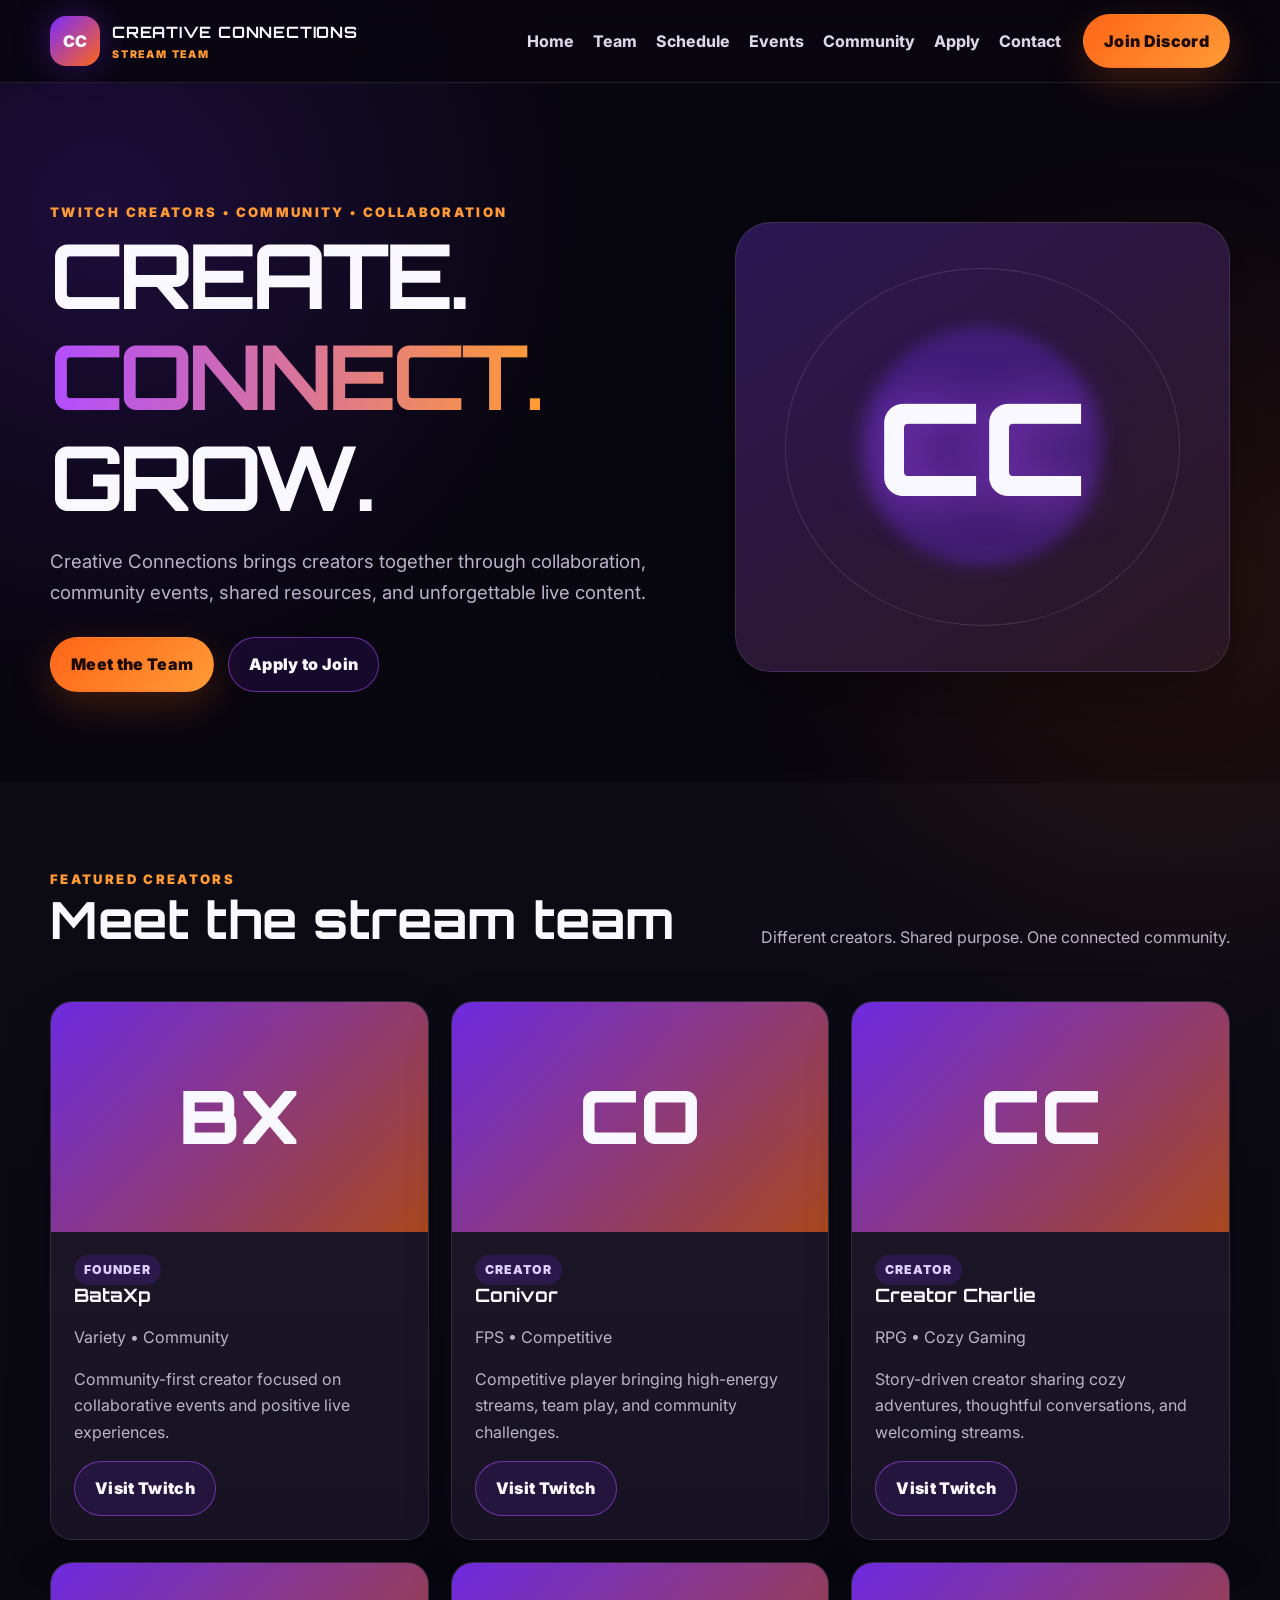
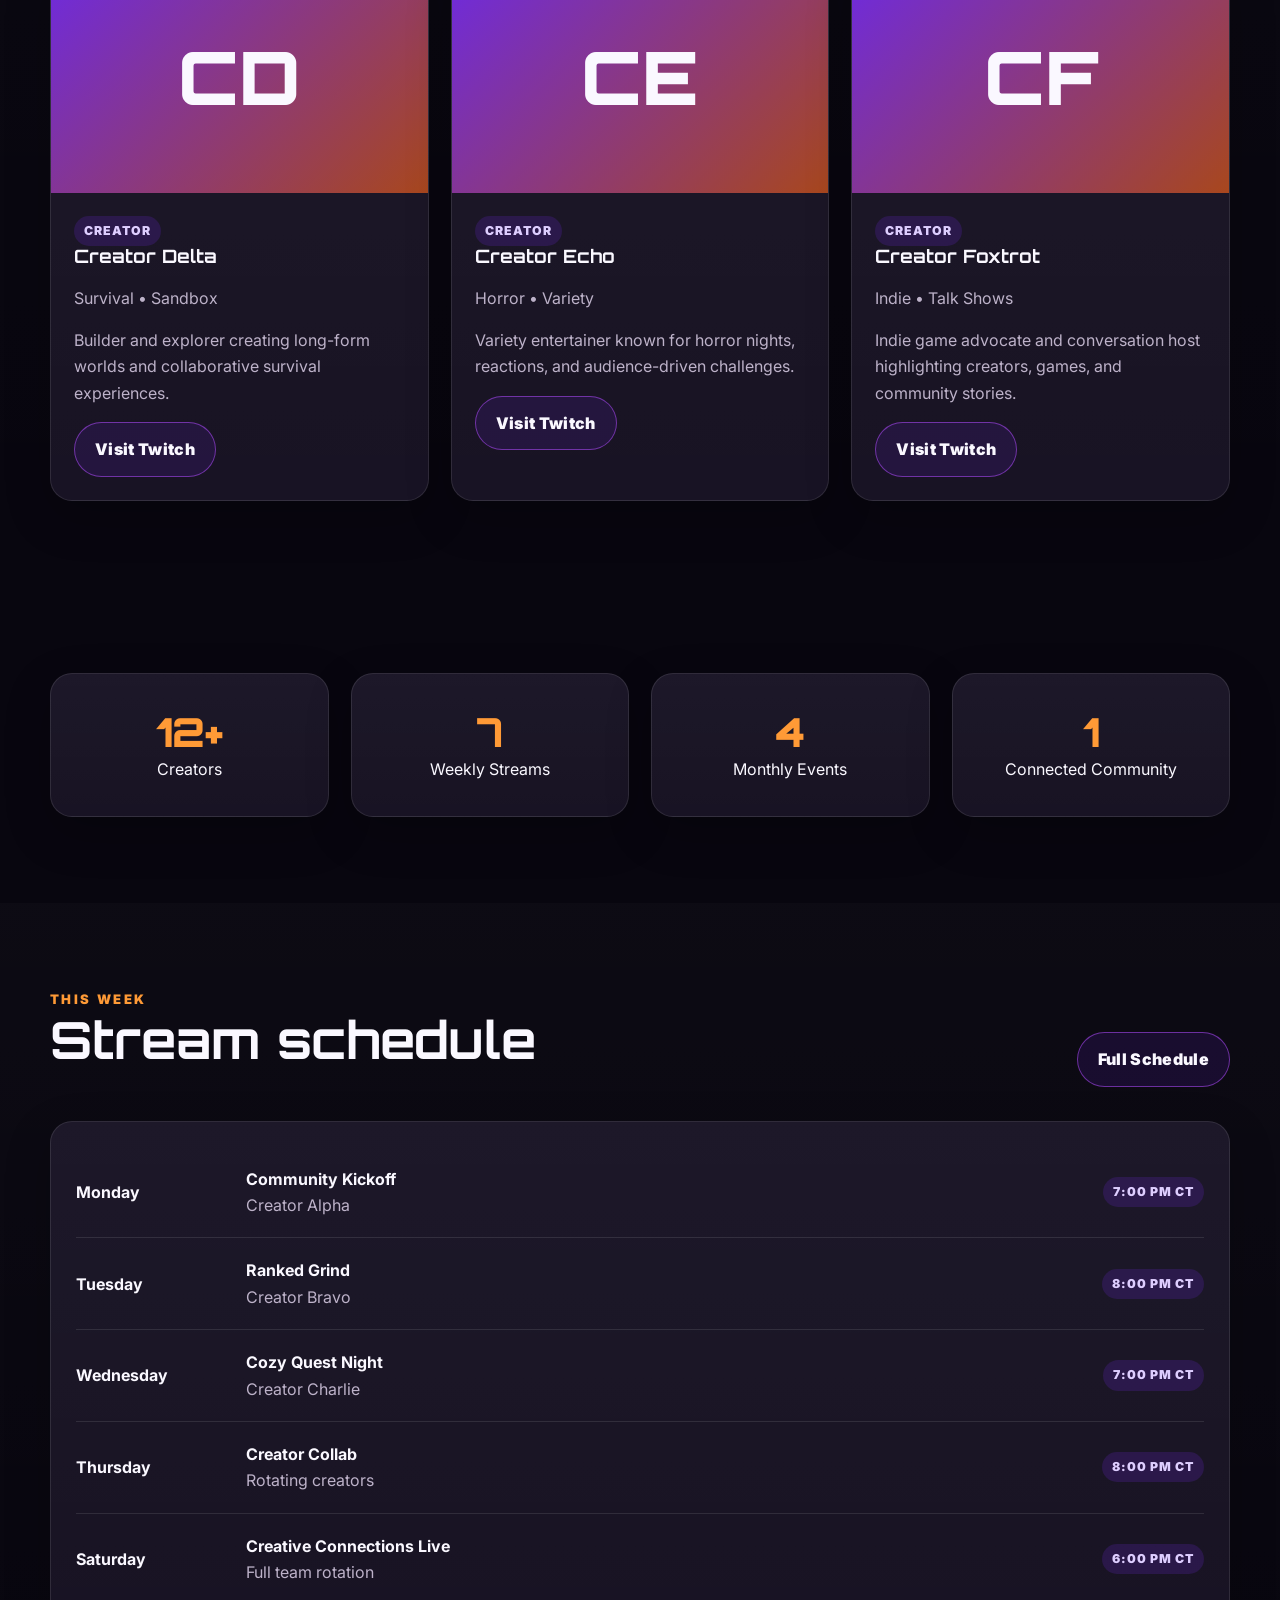
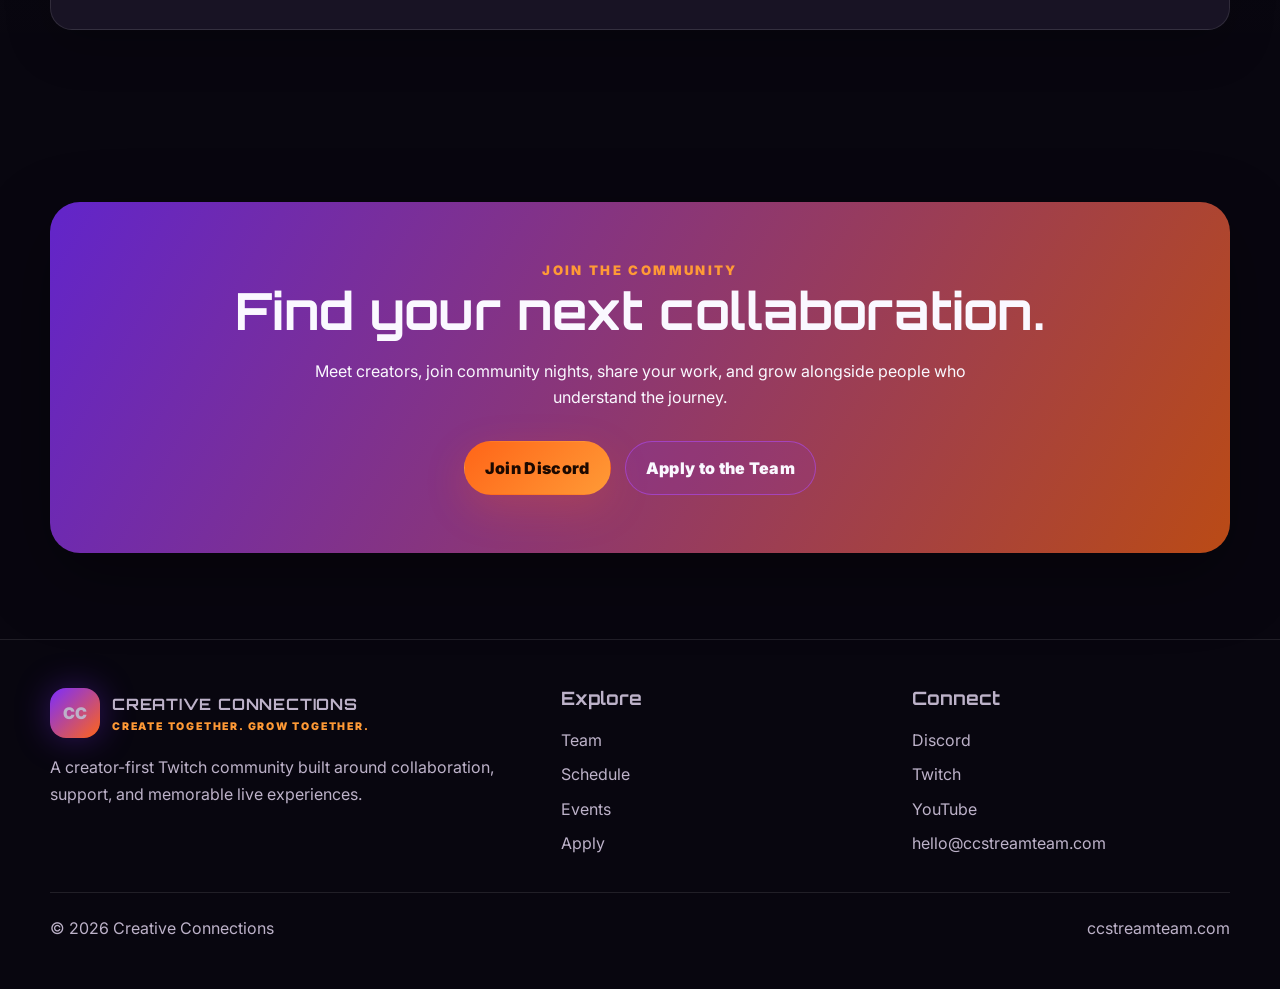
<file: index.html>
<!doctype html><html lang="en"><head>
<meta charset="utf-8"><meta name="viewport" content="width=device-width,initial-scale=1">
<title>Home | Creative Connections</title><meta name="description" content="Creative Connections is a Twitch stream team built around creator collaboration and community.">
<meta property="og:title" content="Home | Creative Connections"><meta property="og:description" content="Creative Connections is a Twitch stream team built around creator collaboration and community.">
<meta property="og:type" content="website"><meta property="og:url" content="https://ccstreamteam.com/">
<meta name="theme-color" content="#7b2dff">
<link rel="icon" href="assets/images/favicon.svg" type="image/svg+xml">
<link rel="preconnect" href="https://fonts.googleapis.com"><link rel="preconnect" href="https://fonts.gstatic.com" crossorigin>
<link href="https://fonts.googleapis.com/css2?family=Inter:wght@400;600;700;800;900&family=Orbitron:wght@600;700;800;900&display=swap" rel="stylesheet">
<link rel="stylesheet" href="assets/css/styles.css"></head><body>
<a class="skip" href="#main">Skip to content</a>
<header class="site-header"><div class="container navbar">
<a class="brand" href="index.html"><span class="brand-mark">CC</span><span class="brand-copy"><strong>CREATIVE CONNECTIONS</strong><small>STREAM TEAM</small></span></a>
<button class="menu-btn" aria-label="Toggle navigation">☰</button>
<nav class="nav-links" aria-label="Main navigation">
<a href="index.html">Home</a><a href="team.html">Team</a><a href="schedule.html">Schedule</a><a href="events.html">Events</a><a href="community.html">Community</a><a href="apply.html">Apply</a><a href="contact.html">Contact</a>
</nav><a class="btn btn-primary" data-link="discord" href="#">Join Discord</a>
</div></header>
<main id="main">
<section class="hero"><div class="container hero-grid"><div>
<div class="eyebrow">Twitch creators • community • collaboration</div>
<h1>CREATE.<br><span class="gradient">CONNECT.</span><br>GROW.</h1>
<p class="lead">Creative Connections brings creators together through collaboration, community events, shared resources, and unforgettable live content.</p>
<div class="actions"><a class="btn btn-primary" href="team.html">Meet the Team</a><a class="btn btn-secondary" href="apply.html">Apply to Join</a></div>
</div><div class="hero-visual"><div class="hero-logo">CC</div></div></div></section>
<section class="section section-alt"><div class="container"><div class="section-head"><div><div class="eyebrow">Featured creators</div><h2>Meet the stream team</h2></div><p>Different creators. Shared purpose. One connected community.</p></div><div class="grid grid-3" data-creators></div></div></section>
<section class="section"><div class="container"><div class="grid grid-4" data-stats></div></div></section>
<section class="section section-alt"><div class="container"><div class="section-head"><div><div class="eyebrow">This week</div><h2>Stream schedule</h2></div><a class="btn btn-secondary" href="schedule.html">Full Schedule</a></div><div class="card schedule" data-schedule></div></div></section>
<section class="section"><div class="container"><div class="cta reveal"><div class="eyebrow">Join the community</div><h2>Find your next collaboration.</h2><p>Meet creators, join community nights, share your work, and grow alongside people who understand the journey.</p><div class="actions" style="justify-content:center"><a class="btn btn-primary" data-link="discord" href="#">Join Discord</a><a class="btn btn-secondary" href="apply.html">Apply to the Team</a></div></div></div></section>
</main>
<footer class="site-footer"><div class="container">
<div class="footer-grid">
<div><a class="brand" href="index.html"><span class="brand-mark">CC</span><span class="brand-copy"><strong>CREATIVE CONNECTIONS</strong><small>CREATE TOGETHER. GROW TOGETHER.</small></span></a><p class="muted">A creator-first Twitch community built around collaboration, support, and memorable live experiences.</p></div>
<div><h3>Explore</h3><div class="footer-links"><a href="team.html">Team</a><a href="schedule.html">Schedule</a><a href="events.html">Events</a><a href="apply.html">Apply</a></div></div>
<div><h3>Connect</h3><div class="footer-links"><a data-link="discord" href="#">Discord</a><a data-link="twitch" href="#">Twitch</a><a data-link="youtube" href="#">YouTube</a><a data-email href="#">Email</a></div></div>
</div><div class="footer-bottom"><span>© <span data-year></span> Creative Connections</span><span>ccstreamteam.com</span></div>
</div></footer>
<script src="assets/js/site-data.js"></script>
<script src="assets/js/main.js"></script>
</body></html>
</file>
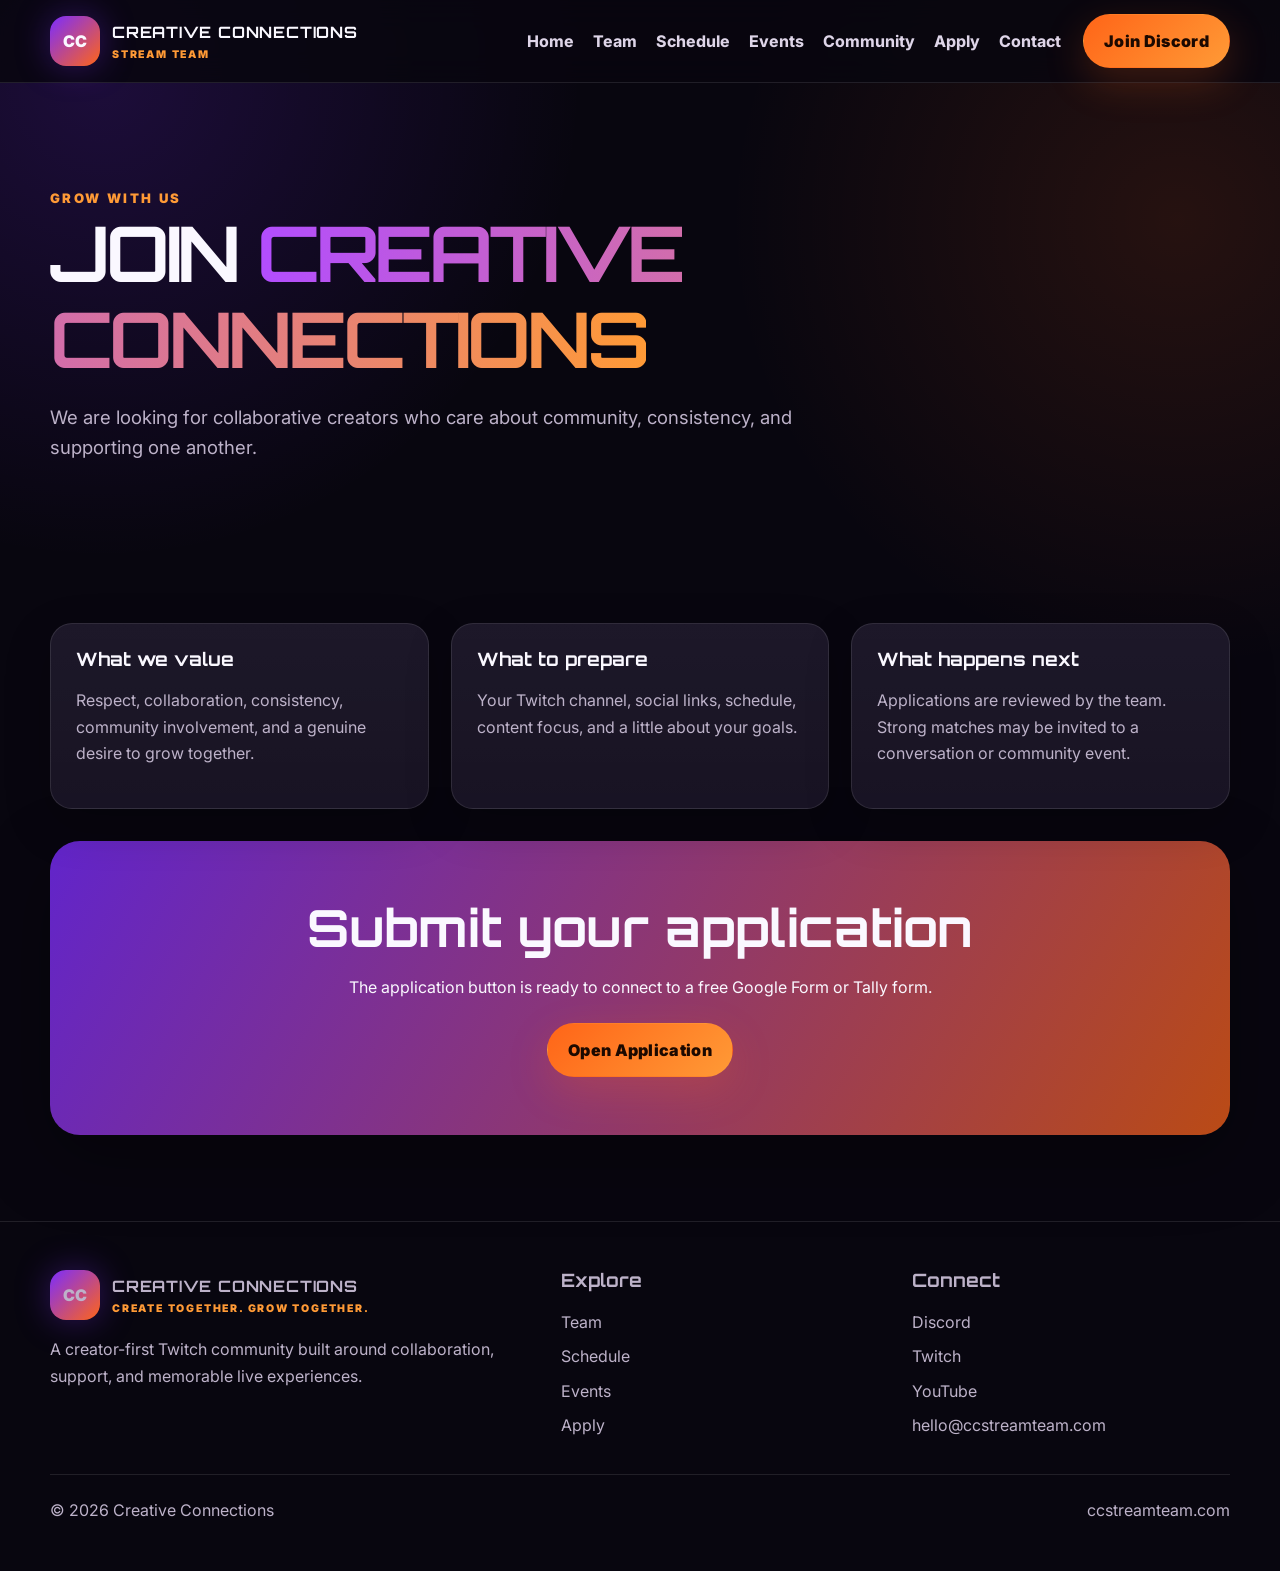
<file: apply.html>
<!doctype html><html lang="en"><head>
<meta charset="utf-8"><meta name="viewport" content="width=device-width,initial-scale=1">
<title>Apply | Creative Connections</title><meta name="description" content="Apply to join the Creative Connections Twitch stream team.">
<meta property="og:title" content="Apply | Creative Connections"><meta property="og:description" content="Apply to join the Creative Connections Twitch stream team.">
<meta property="og:type" content="website"><meta property="og:url" content="https://ccstreamteam.com/">
<meta name="theme-color" content="#7b2dff">
<link rel="icon" href="assets/images/favicon.svg" type="image/svg+xml">
<link rel="preconnect" href="https://fonts.googleapis.com"><link rel="preconnect" href="https://fonts.gstatic.com" crossorigin>
<link href="https://fonts.googleapis.com/css2?family=Inter:wght@400;600;700;800;900&family=Orbitron:wght@600;700;800;900&display=swap" rel="stylesheet">
<link rel="stylesheet" href="assets/css/styles.css"></head><body>
<a class="skip" href="#main">Skip to content</a>
<header class="site-header"><div class="container navbar">
<a class="brand" href="index.html"><span class="brand-mark">CC</span><span class="brand-copy"><strong>CREATIVE CONNECTIONS</strong><small>STREAM TEAM</small></span></a>
<button class="menu-btn" aria-label="Toggle navigation">☰</button>
<nav class="nav-links" aria-label="Main navigation">
<a href="index.html">Home</a><a href="team.html">Team</a><a href="schedule.html">Schedule</a><a href="events.html">Events</a><a href="community.html">Community</a><a href="apply.html">Apply</a><a href="contact.html">Contact</a>
</nav><a class="btn btn-primary" data-link="discord" href="#">Join Discord</a>
</div></header>
<main id="main"><section class="page-hero"><div class="container"><div class="eyebrow">Grow with us</div><h1>JOIN <span class="gradient">CREATIVE CONNECTIONS</span></h1><p class="lead">We are looking for collaborative creators who care about community, consistency, and supporting one another.</p></div></section>
<section class="section"><div class="container"><div class="grid grid-3">
<div class="card reveal"><h3>What we value</h3><p class="muted">Respect, collaboration, consistency, community involvement, and a genuine desire to grow together.</p></div>
<div class="card reveal"><h3>What to prepare</h3><p class="muted">Your Twitch channel, social links, schedule, content focus, and a little about your goals.</p></div>
<div class="card reveal"><h3>What happens next</h3><p class="muted">Applications are reviewed by the team. Strong matches may be invited to a conversation or community event.</p></div>
</div><div class="cta reveal" style="margin-top:32px"><h2>Submit your application</h2><p>The application button is ready to connect to a free Google Form or Tally form.</p><a class="btn btn-primary" data-link="application" href="#">Open Application</a></div></div></section></main>
<footer class="site-footer"><div class="container">
<div class="footer-grid">
<div><a class="brand" href="index.html"><span class="brand-mark">CC</span><span class="brand-copy"><strong>CREATIVE CONNECTIONS</strong><small>CREATE TOGETHER. GROW TOGETHER.</small></span></a><p class="muted">A creator-first Twitch community built around collaboration, support, and memorable live experiences.</p></div>
<div><h3>Explore</h3><div class="footer-links"><a href="team.html">Team</a><a href="schedule.html">Schedule</a><a href="events.html">Events</a><a href="apply.html">Apply</a></div></div>
<div><h3>Connect</h3><div class="footer-links"><a data-link="discord" href="#">Discord</a><a data-link="twitch" href="#">Twitch</a><a data-link="youtube" href="#">YouTube</a><a data-email href="#">Email</a></div></div>
</div><div class="footer-bottom"><span>© <span data-year></span> Creative Connections</span><span>ccstreamteam.com</span></div>
</div></footer>
<script src="assets/js/site-data.js"></script><script src="assets/js/main.js"></script>
</body></html>
</file>
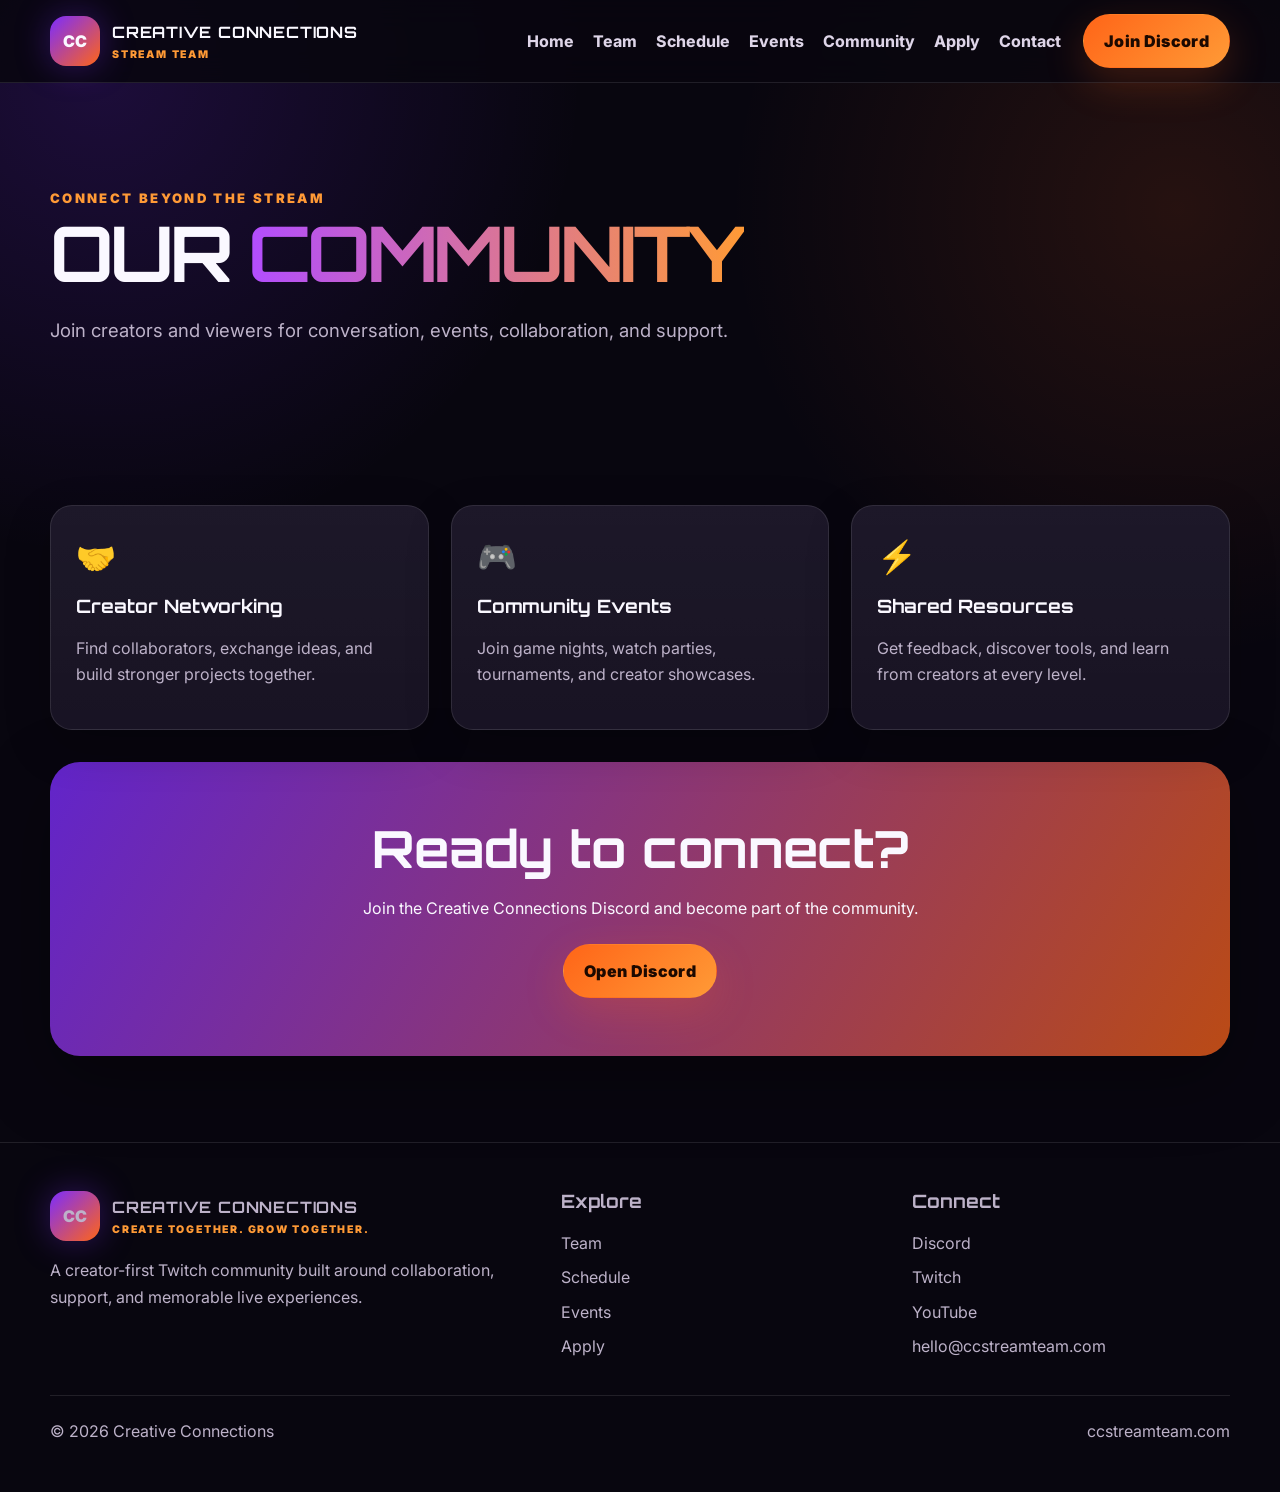
<file: community.html>
<!doctype html><html lang="en"><head>
<meta charset="utf-8"><meta name="viewport" content="width=device-width,initial-scale=1">
<title>Community | Creative Connections</title><meta name="description" content="Join the Creative Connections creator and viewer community.">
<meta property="og:title" content="Community | Creative Connections"><meta property="og:description" content="Join the Creative Connections creator and viewer community.">
<meta property="og:type" content="website"><meta property="og:url" content="https://ccstreamteam.com/">
<meta name="theme-color" content="#7b2dff">
<link rel="icon" href="assets/images/favicon.svg" type="image/svg+xml">
<link rel="preconnect" href="https://fonts.googleapis.com"><link rel="preconnect" href="https://fonts.gstatic.com" crossorigin>
<link href="https://fonts.googleapis.com/css2?family=Inter:wght@400;600;700;800;900&family=Orbitron:wght@600;700;800;900&display=swap" rel="stylesheet">
<link rel="stylesheet" href="assets/css/styles.css"></head><body>
<a class="skip" href="#main">Skip to content</a>
<header class="site-header"><div class="container navbar">
<a class="brand" href="index.html"><span class="brand-mark">CC</span><span class="brand-copy"><strong>CREATIVE CONNECTIONS</strong><small>STREAM TEAM</small></span></a>
<button class="menu-btn" aria-label="Toggle navigation">☰</button>
<nav class="nav-links" aria-label="Main navigation">
<a href="index.html">Home</a><a href="team.html">Team</a><a href="schedule.html">Schedule</a><a href="events.html">Events</a><a href="community.html">Community</a><a href="apply.html">Apply</a><a href="contact.html">Contact</a>
</nav><a class="btn btn-primary" data-link="discord" href="#">Join Discord</a>
</div></header>
<main id="main"><section class="page-hero"><div class="container"><div class="eyebrow">Connect beyond the stream</div><h1>OUR <span class="gradient">COMMUNITY</span></h1><p class="lead">Join creators and viewers for conversation, events, collaboration, and support.</p></div></section>
<section class="section"><div class="container"><div class="grid grid-3">
<div class="card reveal"><div class="feature-icon">🤝</div><h3>Creator Networking</h3><p class="muted">Find collaborators, exchange ideas, and build stronger projects together.</p></div>
<div class="card reveal"><div class="feature-icon">🎮</div><h3>Community Events</h3><p class="muted">Join game nights, watch parties, tournaments, and creator showcases.</p></div>
<div class="card reveal"><div class="feature-icon">⚡</div><h3>Shared Resources</h3><p class="muted">Get feedback, discover tools, and learn from creators at every level.</p></div>
</div><div class="cta reveal" style="margin-top:32px"><h2>Ready to connect?</h2><p>Join the Creative Connections Discord and become part of the community.</p><a class="btn btn-primary" data-link="discord" href="#">Open Discord</a></div></div></section></main>
<footer class="site-footer"><div class="container">
<div class="footer-grid">
<div><a class="brand" href="index.html"><span class="brand-mark">CC</span><span class="brand-copy"><strong>CREATIVE CONNECTIONS</strong><small>CREATE TOGETHER. GROW TOGETHER.</small></span></a><p class="muted">A creator-first Twitch community built around collaboration, support, and memorable live experiences.</p></div>
<div><h3>Explore</h3><div class="footer-links"><a href="team.html">Team</a><a href="schedule.html">Schedule</a><a href="events.html">Events</a><a href="apply.html">Apply</a></div></div>
<div><h3>Connect</h3><div class="footer-links"><a data-link="discord" href="#">Discord</a><a data-link="twitch" href="#">Twitch</a><a data-link="youtube" href="#">YouTube</a><a data-email href="#">Email</a></div></div>
</div><div class="footer-bottom"><span>© <span data-year></span> Creative Connections</span><span>ccstreamteam.com</span></div>
</div></footer>
<script src="assets/js/site-data.js"></script><script src="assets/js/main.js"></script>
</body></html>
</file>
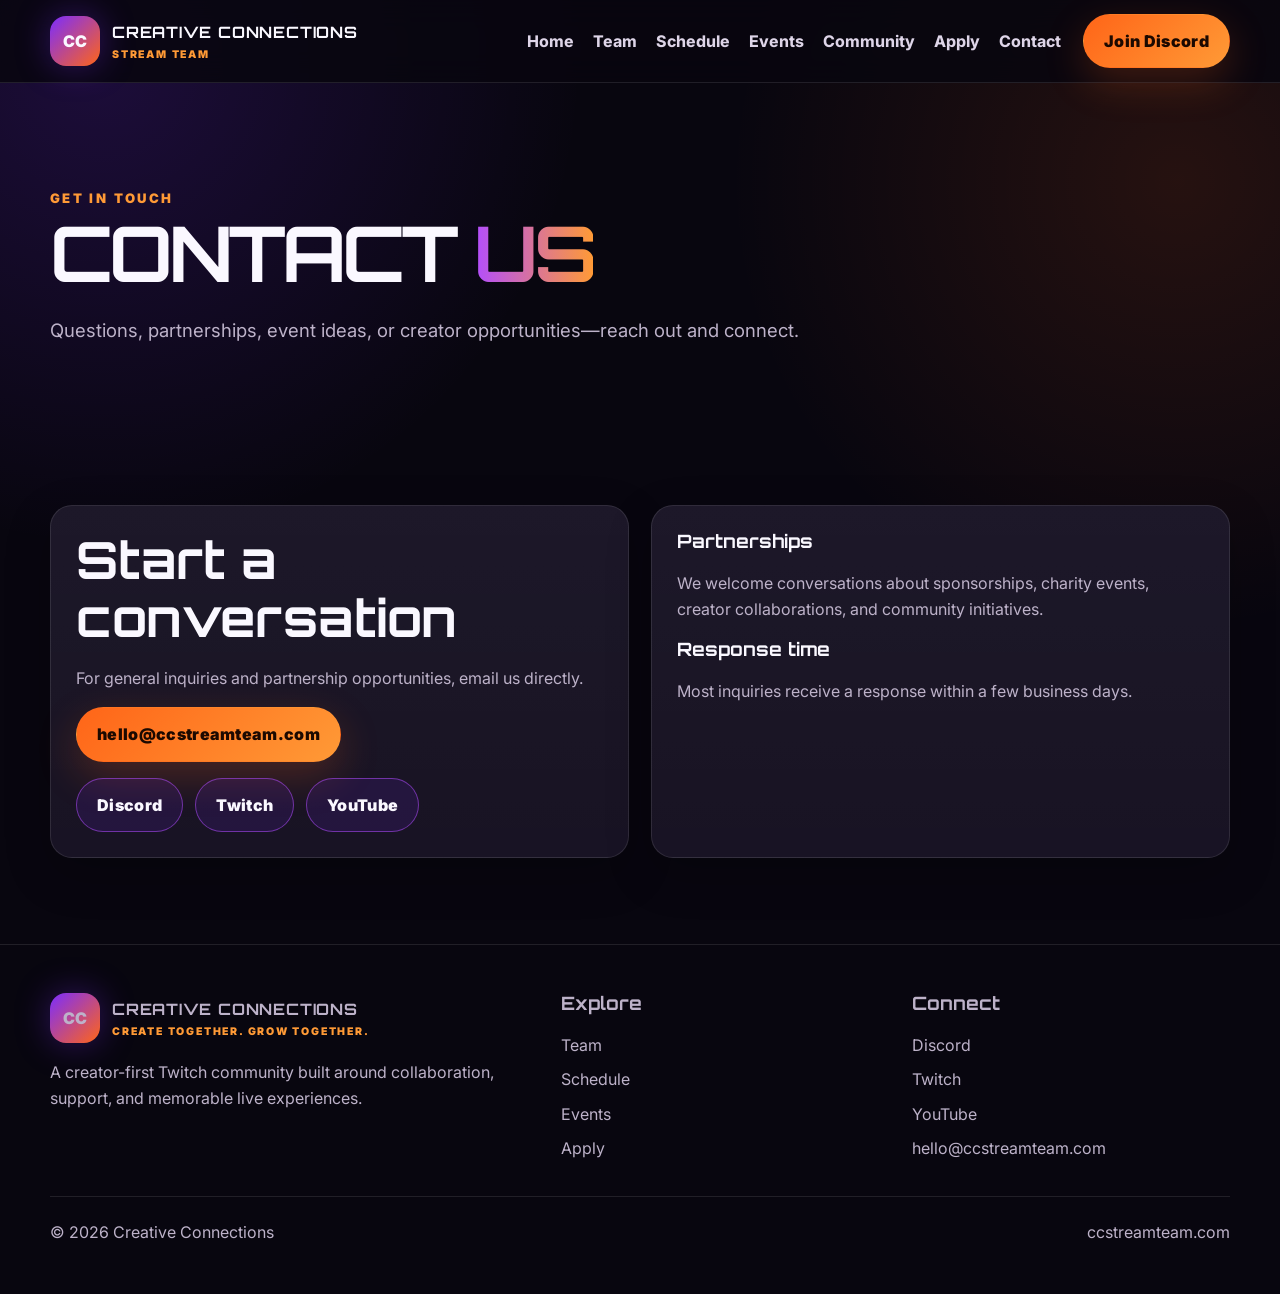
<file: contact.html>
<!doctype html><html lang="en"><head>
<meta charset="utf-8"><meta name="viewport" content="width=device-width,initial-scale=1">
<title>Contact | Creative Connections</title><meta name="description" content="Contact Creative Connections for partnerships and community questions.">
<meta property="og:title" content="Contact | Creative Connections"><meta property="og:description" content="Contact Creative Connections for partnerships and community questions.">
<meta property="og:type" content="website"><meta property="og:url" content="https://ccstreamteam.com/">
<meta name="theme-color" content="#7b2dff">
<link rel="icon" href="assets/images/favicon.svg" type="image/svg+xml">
<link rel="preconnect" href="https://fonts.googleapis.com"><link rel="preconnect" href="https://fonts.gstatic.com" crossorigin>
<link href="https://fonts.googleapis.com/css2?family=Inter:wght@400;600;700;800;900&family=Orbitron:wght@600;700;800;900&display=swap" rel="stylesheet">
<link rel="stylesheet" href="assets/css/styles.css"></head><body>
<a class="skip" href="#main">Skip to content</a>
<header class="site-header"><div class="container navbar">
<a class="brand" href="index.html"><span class="brand-mark">CC</span><span class="brand-copy"><strong>CREATIVE CONNECTIONS</strong><small>STREAM TEAM</small></span></a>
<button class="menu-btn" aria-label="Toggle navigation">☰</button>
<nav class="nav-links" aria-label="Main navigation">
<a href="index.html">Home</a><a href="team.html">Team</a><a href="schedule.html">Schedule</a><a href="events.html">Events</a><a href="community.html">Community</a><a href="apply.html">Apply</a><a href="contact.html">Contact</a>
</nav><a class="btn btn-primary" data-link="discord" href="#">Join Discord</a>
</div></header>
<main id="main"><section class="page-hero"><div class="container"><div class="eyebrow">Get in touch</div><h1>CONTACT <span class="gradient">US</span></h1><p class="lead">Questions, partnerships, event ideas, or creator opportunities—reach out and connect.</p></div></section>
<section class="section"><div class="container grid grid-2">
<div class="card reveal"><h2>Start a conversation</h2><p class="muted">For general inquiries and partnership opportunities, email us directly.</p><p><a class="btn btn-primary" data-email href="#">Email Creative Connections</a></p><div class="socials"><a class="btn btn-secondary" data-link="discord" href="#">Discord</a><a class="btn btn-secondary" data-link="twitch" href="#">Twitch</a><a class="btn btn-secondary" data-link="youtube" href="#">YouTube</a></div></div>
<div class="card reveal"><h3>Partnerships</h3><p class="muted">We welcome conversations about sponsorships, charity events, creator collaborations, and community initiatives.</p><h3>Response time</h3><p class="muted">Most inquiries receive a response within a few business days.</p></div>
</div></section></main>
<footer class="site-footer"><div class="container">
<div class="footer-grid">
<div><a class="brand" href="index.html"><span class="brand-mark">CC</span><span class="brand-copy"><strong>CREATIVE CONNECTIONS</strong><small>CREATE TOGETHER. GROW TOGETHER.</small></span></a><p class="muted">A creator-first Twitch community built around collaboration, support, and memorable live experiences.</p></div>
<div><h3>Explore</h3><div class="footer-links"><a href="team.html">Team</a><a href="schedule.html">Schedule</a><a href="events.html">Events</a><a href="apply.html">Apply</a></div></div>
<div><h3>Connect</h3><div class="footer-links"><a data-link="discord" href="#">Discord</a><a data-link="twitch" href="#">Twitch</a><a data-link="youtube" href="#">YouTube</a><a data-email href="#">Email</a></div></div>
</div><div class="footer-bottom"><span>© <span data-year></span> Creative Connections</span><span>ccstreamteam.com</span></div>
</div></footer>
<script src="assets/js/site-data.js"></script><script src="assets/js/main.js"></script>
</body></html>
</file>
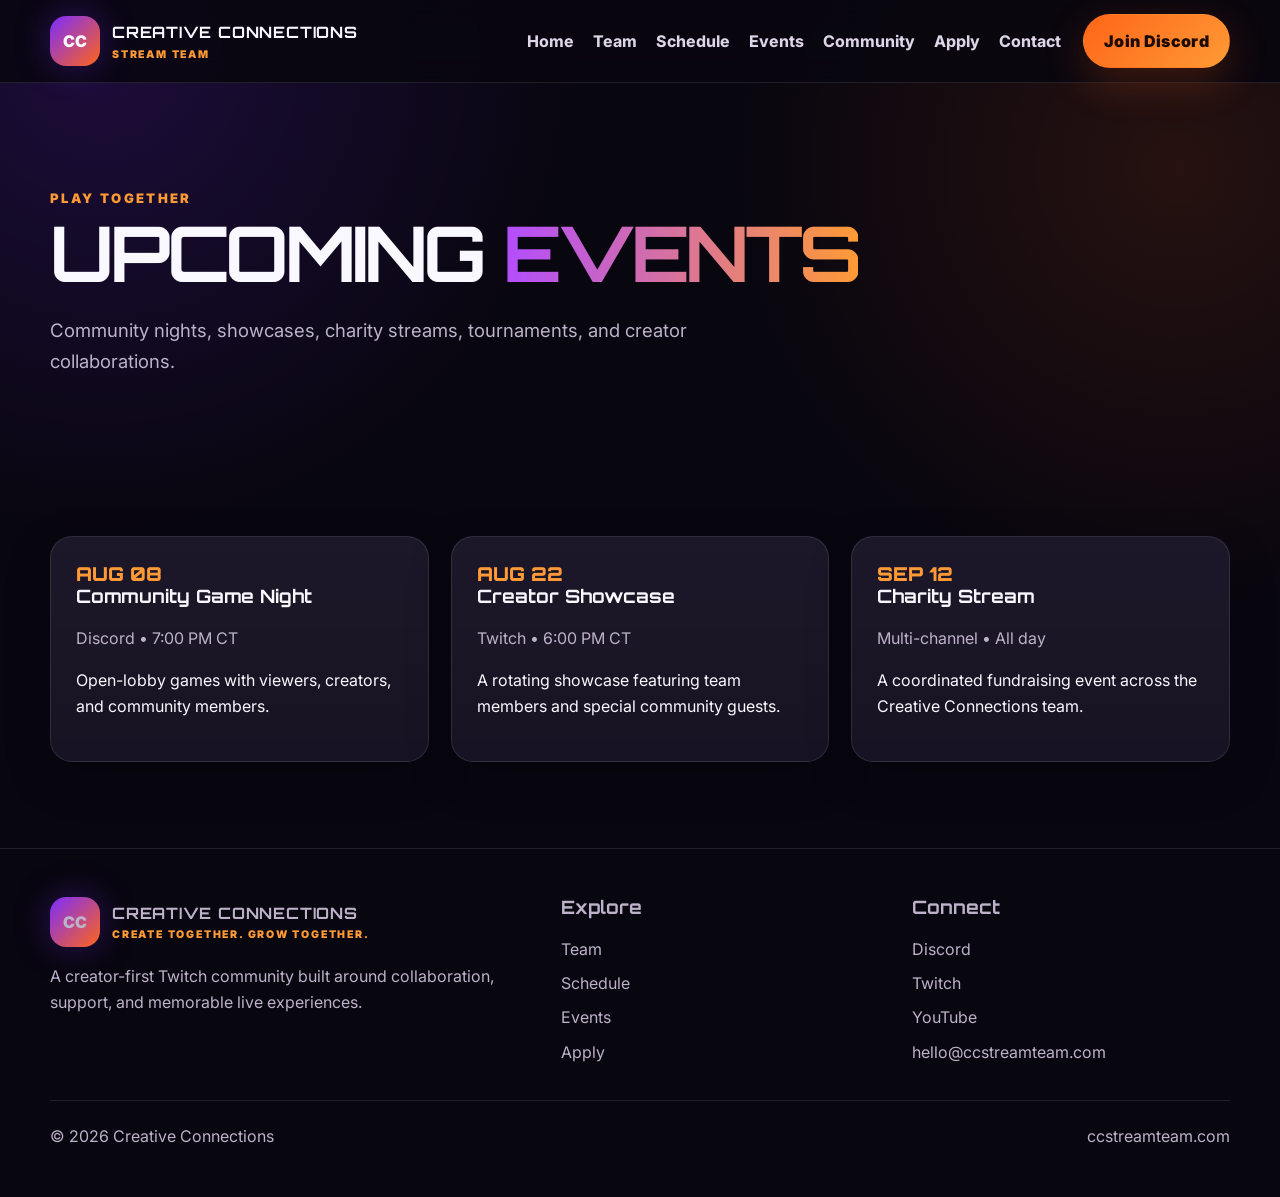
<file: events.html>
<!doctype html><html lang="en"><head>
<meta charset="utf-8"><meta name="viewport" content="width=device-width,initial-scale=1">
<title>Events | Creative Connections</title><meta name="description" content="Upcoming Creative Connections community and creator events.">
<meta property="og:title" content="Events | Creative Connections"><meta property="og:description" content="Upcoming Creative Connections community and creator events.">
<meta property="og:type" content="website"><meta property="og:url" content="https://ccstreamteam.com/">
<meta name="theme-color" content="#7b2dff">
<link rel="icon" href="assets/images/favicon.svg" type="image/svg+xml">
<link rel="preconnect" href="https://fonts.googleapis.com"><link rel="preconnect" href="https://fonts.gstatic.com" crossorigin>
<link href="https://fonts.googleapis.com/css2?family=Inter:wght@400;600;700;800;900&family=Orbitron:wght@600;700;800;900&display=swap" rel="stylesheet">
<link rel="stylesheet" href="assets/css/styles.css"></head><body>
<a class="skip" href="#main">Skip to content</a>
<header class="site-header"><div class="container navbar">
<a class="brand" href="index.html"><span class="brand-mark">CC</span><span class="brand-copy"><strong>CREATIVE CONNECTIONS</strong><small>STREAM TEAM</small></span></a>
<button class="menu-btn" aria-label="Toggle navigation">☰</button>
<nav class="nav-links" aria-label="Main navigation">
<a href="index.html">Home</a><a href="team.html">Team</a><a href="schedule.html">Schedule</a><a href="events.html">Events</a><a href="community.html">Community</a><a href="apply.html">Apply</a><a href="contact.html">Contact</a>
</nav><a class="btn btn-primary" data-link="discord" href="#">Join Discord</a>
</div></header>
<main id="main"><section class="page-hero"><div class="container"><div class="eyebrow">Play together</div><h1>UPCOMING <span class="gradient">EVENTS</span></h1><p class="lead">Community nights, showcases, charity streams, tournaments, and creator collaborations.</p></div></section><section class="section"><div class="container"><div class="grid grid-3" data-events></div></div></section></main>
<footer class="site-footer"><div class="container">
<div class="footer-grid">
<div><a class="brand" href="index.html"><span class="brand-mark">CC</span><span class="brand-copy"><strong>CREATIVE CONNECTIONS</strong><small>CREATE TOGETHER. GROW TOGETHER.</small></span></a><p class="muted">A creator-first Twitch community built around collaboration, support, and memorable live experiences.</p></div>
<div><h3>Explore</h3><div class="footer-links"><a href="team.html">Team</a><a href="schedule.html">Schedule</a><a href="events.html">Events</a><a href="apply.html">Apply</a></div></div>
<div><h3>Connect</h3><div class="footer-links"><a data-link="discord" href="#">Discord</a><a data-link="twitch" href="#">Twitch</a><a data-link="youtube" href="#">YouTube</a><a data-email href="#">Email</a></div></div>
</div><div class="footer-bottom"><span>© <span data-year></span> Creative Connections</span><span>ccstreamteam.com</span></div>
</div></footer>
<script src="assets/js/site-data.js"></script><script src="assets/js/main.js"></script>
</body></html>
</file>
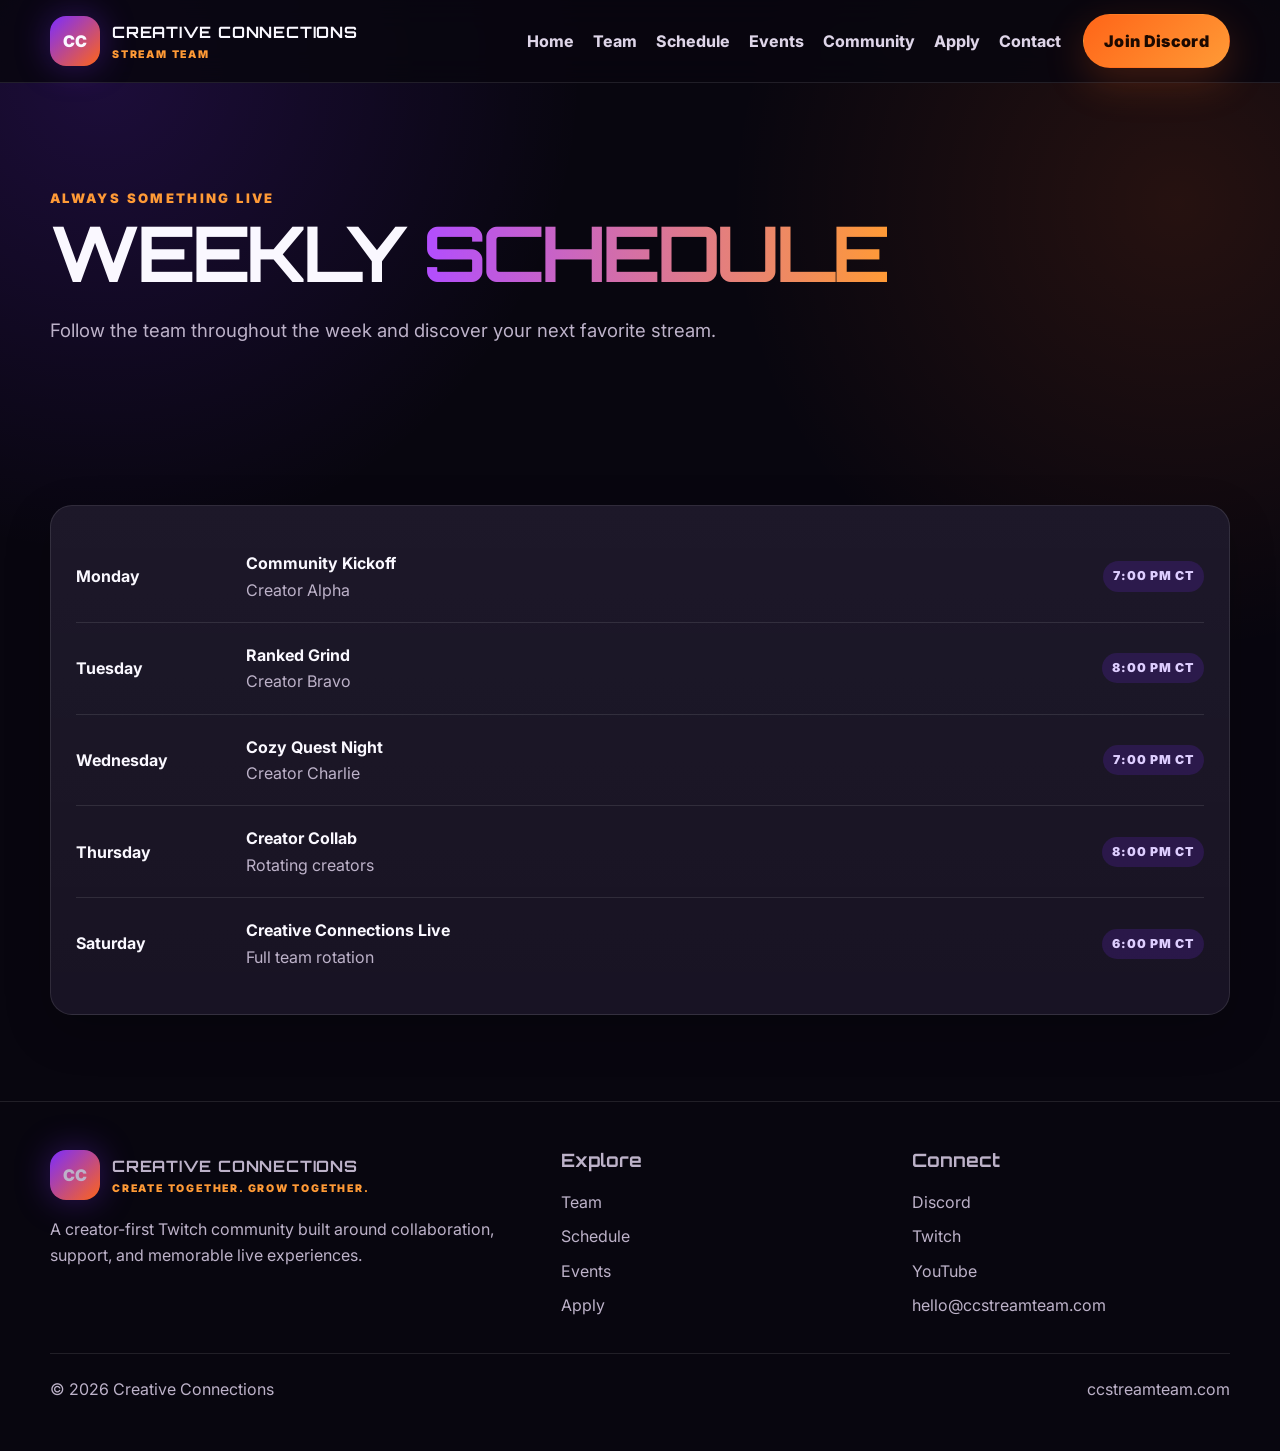
<file: schedule.html>
<!doctype html><html lang="en"><head>
<meta charset="utf-8"><meta name="viewport" content="width=device-width,initial-scale=1">
<title>Schedule | Creative Connections</title><meta name="description" content="View the Creative Connections weekly stream schedule.">
<meta property="og:title" content="Schedule | Creative Connections"><meta property="og:description" content="View the Creative Connections weekly stream schedule.">
<meta property="og:type" content="website"><meta property="og:url" content="https://ccstreamteam.com/">
<meta name="theme-color" content="#7b2dff">
<link rel="icon" href="assets/images/favicon.svg" type="image/svg+xml">
<link rel="preconnect" href="https://fonts.googleapis.com"><link rel="preconnect" href="https://fonts.gstatic.com" crossorigin>
<link href="https://fonts.googleapis.com/css2?family=Inter:wght@400;600;700;800;900&family=Orbitron:wght@600;700;800;900&display=swap" rel="stylesheet">
<link rel="stylesheet" href="assets/css/styles.css"></head><body>
<a class="skip" href="#main">Skip to content</a>
<header class="site-header"><div class="container navbar">
<a class="brand" href="index.html"><span class="brand-mark">CC</span><span class="brand-copy"><strong>CREATIVE CONNECTIONS</strong><small>STREAM TEAM</small></span></a>
<button class="menu-btn" aria-label="Toggle navigation">☰</button>
<nav class="nav-links" aria-label="Main navigation">
<a href="index.html">Home</a><a href="team.html">Team</a><a href="schedule.html">Schedule</a><a href="events.html">Events</a><a href="community.html">Community</a><a href="apply.html">Apply</a><a href="contact.html">Contact</a>
</nav><a class="btn btn-primary" data-link="discord" href="#">Join Discord</a>
</div></header>
<main id="main"><section class="page-hero"><div class="container"><div class="eyebrow">Always something live</div><h1>WEEKLY <span class="gradient">SCHEDULE</span></h1><p class="lead">Follow the team throughout the week and discover your next favorite stream.</p></div></section><section class="section"><div class="container"><div class="card schedule" data-schedule></div></div></section></main>
<footer class="site-footer"><div class="container">
<div class="footer-grid">
<div><a class="brand" href="index.html"><span class="brand-mark">CC</span><span class="brand-copy"><strong>CREATIVE CONNECTIONS</strong><small>CREATE TOGETHER. GROW TOGETHER.</small></span></a><p class="muted">A creator-first Twitch community built around collaboration, support, and memorable live experiences.</p></div>
<div><h3>Explore</h3><div class="footer-links"><a href="team.html">Team</a><a href="schedule.html">Schedule</a><a href="events.html">Events</a><a href="apply.html">Apply</a></div></div>
<div><h3>Connect</h3><div class="footer-links"><a data-link="discord" href="#">Discord</a><a data-link="twitch" href="#">Twitch</a><a data-link="youtube" href="#">YouTube</a><a data-email href="#">Email</a></div></div>
</div><div class="footer-bottom"><span>© <span data-year></span> Creative Connections</span><span>ccstreamteam.com</span></div>
</div></footer>
<script src="assets/js/site-data.js"></script><script src="assets/js/main.js"></script>
</body></html>
</file>
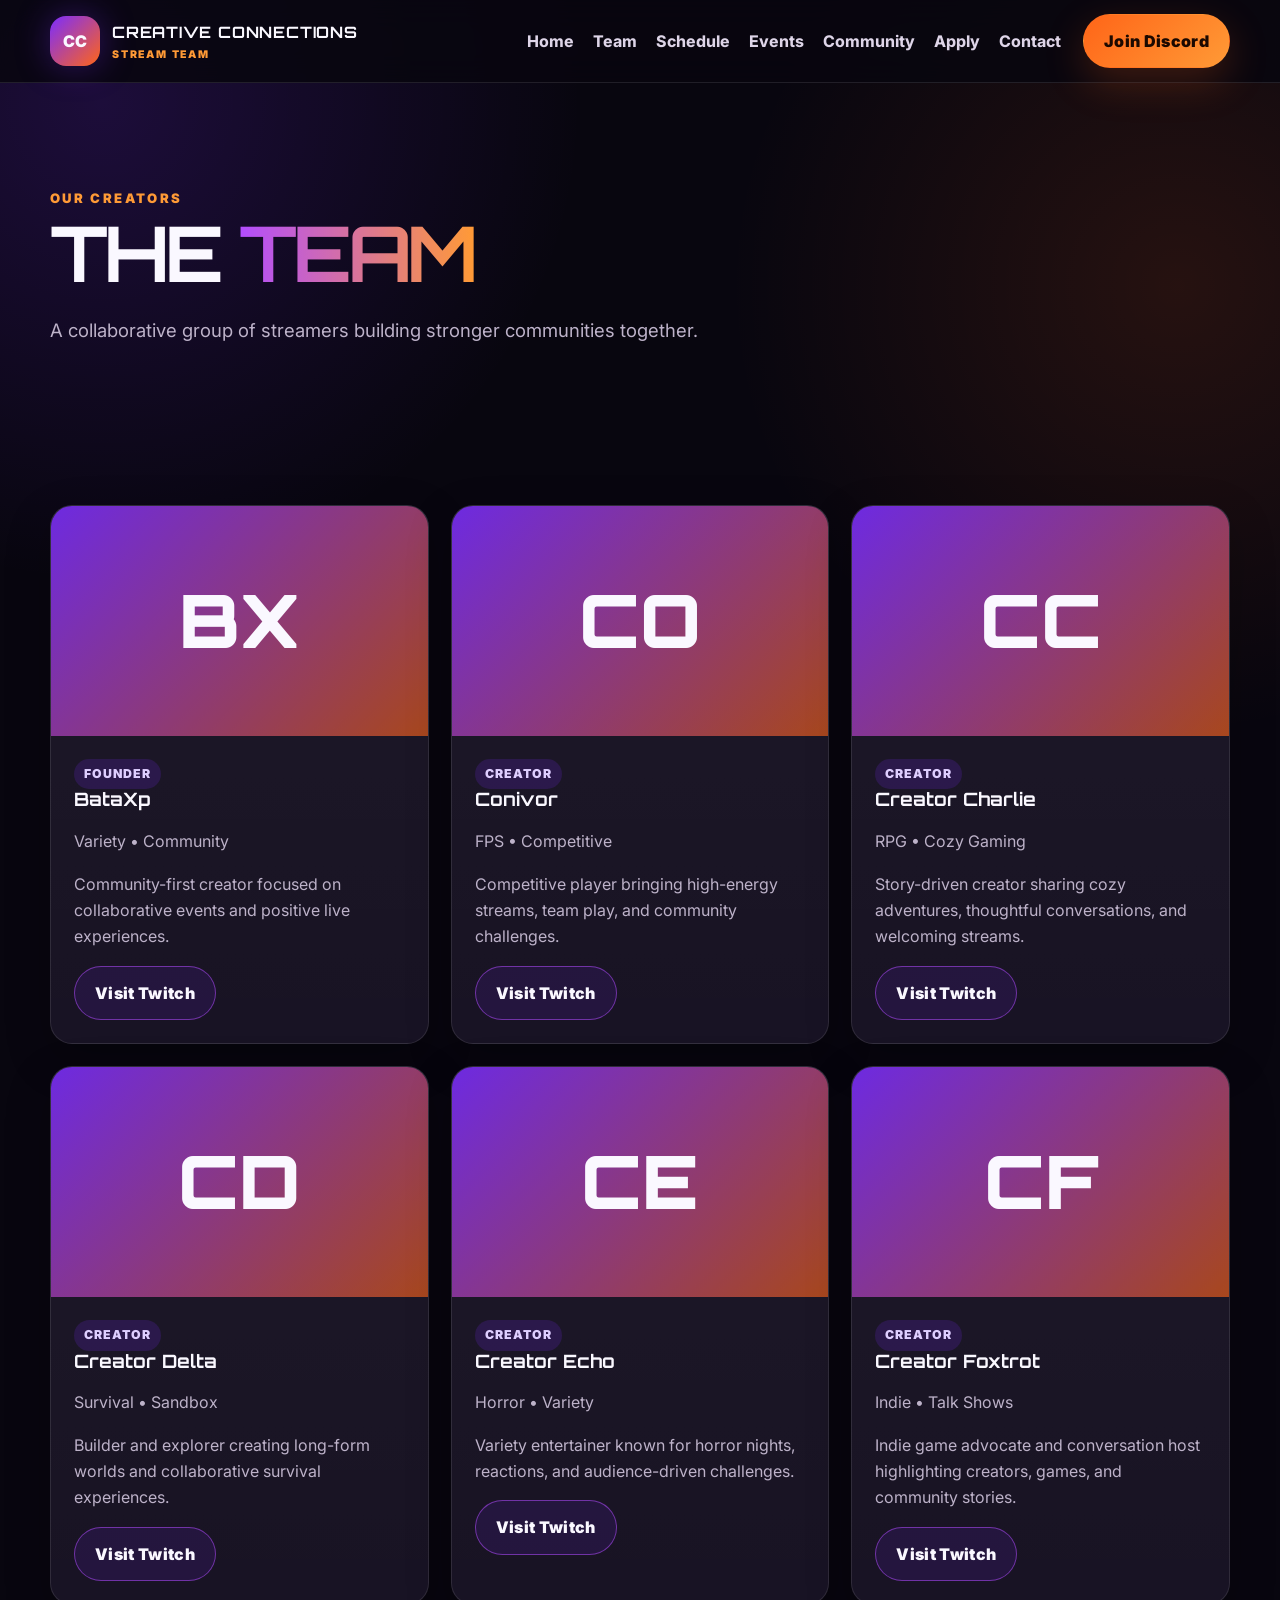
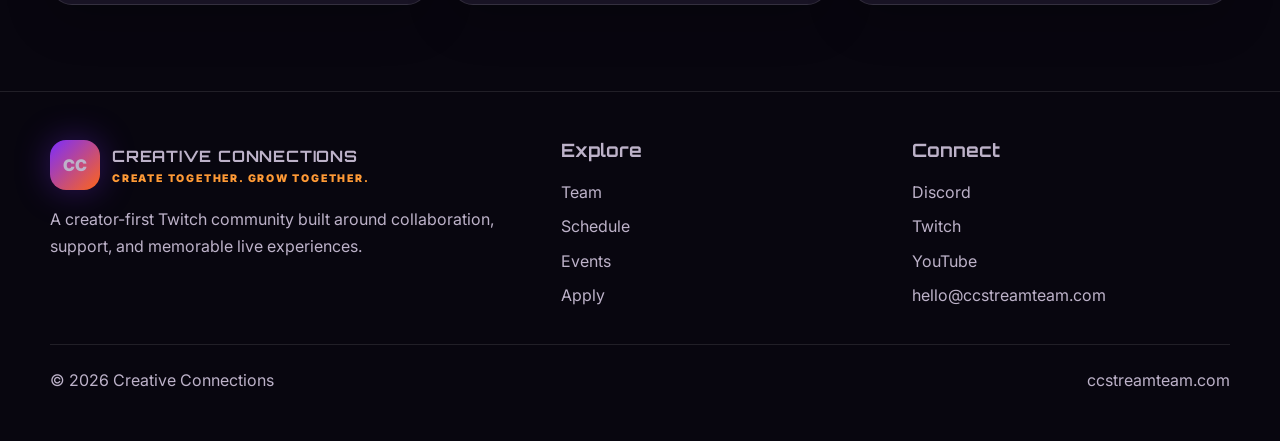
<file: team.html>
<!doctype html><html lang="en"><head>
<meta charset="utf-8"><meta name="viewport" content="width=device-width,initial-scale=1">
<title>Team | Creative Connections</title><meta name="description" content="Meet the Creative Connections creator team.">
<meta property="og:title" content="Team | Creative Connections"><meta property="og:description" content="Meet the Creative Connections creator team.">
<meta property="og:type" content="website"><meta property="og:url" content="https://ccstreamteam.com/">
<meta name="theme-color" content="#7b2dff">
<link rel="icon" href="assets/images/favicon.svg" type="image/svg+xml">
<link rel="preconnect" href="https://fonts.googleapis.com"><link rel="preconnect" href="https://fonts.gstatic.com" crossorigin>
<link href="https://fonts.googleapis.com/css2?family=Inter:wght@400;600;700;800;900&family=Orbitron:wght@600;700;800;900&display=swap" rel="stylesheet">
<link rel="stylesheet" href="assets/css/styles.css"></head><body>
<a class="skip" href="#main">Skip to content</a>
<header class="site-header"><div class="container navbar">
<a class="brand" href="index.html"><span class="brand-mark">CC</span><span class="brand-copy"><strong>CREATIVE CONNECTIONS</strong><small>STREAM TEAM</small></span></a>
<button class="menu-btn" aria-label="Toggle navigation">☰</button>
<nav class="nav-links" aria-label="Main navigation">
<a href="index.html">Home</a><a href="team.html">Team</a><a href="schedule.html">Schedule</a><a href="events.html">Events</a><a href="community.html">Community</a><a href="apply.html">Apply</a><a href="contact.html">Contact</a>
</nav><a class="btn btn-primary" data-link="discord" href="#">Join Discord</a>
</div></header>
<main id="main"><section class="page-hero"><div class="container"><div class="eyebrow">Our creators</div><h1>THE <span class="gradient">TEAM</span></h1><p class="lead">A collaborative group of streamers building stronger communities together.</p></div></section><section class="section"><div class="container"><div class="grid grid-3" data-creators></div></div></section></main>
<footer class="site-footer"><div class="container">
<div class="footer-grid">
<div><a class="brand" href="index.html"><span class="brand-mark">CC</span><span class="brand-copy"><strong>CREATIVE CONNECTIONS</strong><small>CREATE TOGETHER. GROW TOGETHER.</small></span></a><p class="muted">A creator-first Twitch community built around collaboration, support, and memorable live experiences.</p></div>
<div><h3>Explore</h3><div class="footer-links"><a href="team.html">Team</a><a href="schedule.html">Schedule</a><a href="events.html">Events</a><a href="apply.html">Apply</a></div></div>
<div><h3>Connect</h3><div class="footer-links"><a data-link="discord" href="#">Discord</a><a data-link="twitch" href="#">Twitch</a><a data-link="youtube" href="#">YouTube</a><a data-email href="#">Email</a></div></div>
</div><div class="footer-bottom"><span>© <span data-year></span> Creative Connections</span><span>ccstreamteam.com</span></div>
</div></footer>
<script src="assets/js/site-data.js"></script><script src="assets/js/main.js"></script>
</body></html>
</file>
<file: assets/css/styles.css>
:root{
 --ink:#08060f;--ink2:#10091a;--surface:#151021;--surface2:#1d142b;
 --purple:#7b2dff;--purple2:#b24dff;--orange:#ff6518;--orange2:#ff9a36;
 --white:#faf8ff;--muted:#bdb2c9;--line:rgba(255,255,255,.10);
 --max:1180px;--radius:22px;--shadow:0 24px 70px rgba(0,0,0,.34)
}
*{box-sizing:border-box}
html{scroll-behavior:smooth}
body{margin:0;background:
 radial-gradient(circle at 8% 5%,rgba(123,45,255,.18),transparent 30rem),
 radial-gradient(circle at 92% 14%,rgba(255,101,24,.12),transparent 28rem),
 var(--ink);color:var(--white);font-family:Inter,Arial,sans-serif;line-height:1.65}
a{color:inherit;text-decoration:none}button,input,textarea{font:inherit}
.container{width:min(calc(100% - 36px),var(--max));margin:auto}
.skip{position:absolute;left:-9999px}.skip:focus{left:1rem;top:1rem;background:#fff;color:#000;padding:.7rem;z-index:99}
.site-header{position:sticky;top:0;z-index:60;background:rgba(8,6,15,.88);backdrop-filter:blur(15px);border-bottom:1px solid var(--line)}
.navbar{min-height:82px;display:flex;align-items:center;gap:22px}
.brand{display:flex;align-items:center;gap:12px;margin-right:auto}
.brand-mark{width:50px;height:50px;border-radius:16px;display:grid;place-items:center;font-weight:950;
 background:linear-gradient(135deg,var(--purple),var(--orange));box-shadow:0 0 34px rgba(123,45,255,.34)}
.brand-copy strong{font-family:Orbitron,Inter,sans-serif;letter-spacing:.05em;font-size:.98rem}
.brand-copy small{display:block;color:var(--orange2);letter-spacing:.17em;font-weight:900;font-size:.66rem}
.nav-links{display:flex;gap:19px;align-items:center;font-weight:750;color:#ded5e8}
.nav-links a:hover,.nav-links a.active{color:white}
.menu-btn{display:none;background:none;border:0;color:white;font-size:1.6rem}
.btn{display:inline-flex;align-items:center;justify-content:center;gap:8px;padding:13px 20px;border-radius:999px;
 font-weight:900;letter-spacing:.02em;border:1px solid transparent;cursor:pointer;transition:.2s transform,.2s filter}
.btn:hover{transform:translateY(-2px);filter:brightness(1.06)}
.btn-primary{background:linear-gradient(135deg,var(--orange),var(--orange2));color:#1c0900;box-shadow:0 14px 40px rgba(255,101,24,.22)}
.btn-secondary{border-color:rgba(178,77,255,.54);background:rgba(123,45,255,.12)}
.hero{min-height:700px;padding:110px 0 82px;display:grid;align-items:center}
.hero-grid{display:grid;grid-template-columns:1.12fr .88fr;gap:54px;align-items:center}
.eyebrow{color:var(--orange2);font-weight:900;letter-spacing:.18em;text-transform:uppercase;font-size:.82rem}
h1,h2,h3{font-family:Orbitron,Inter,sans-serif;line-height:1.13;margin:0 0 18px}
h1{font-size:clamp(3.4rem,7vw,6.7rem);letter-spacing:-.055em}
h2{font-size:clamp(2rem,4vw,3.4rem)}
h3{font-size:1.15rem}
.gradient{background:linear-gradient(90deg,var(--purple2),var(--orange2));-webkit-background-clip:text;color:transparent}
.lead{font-size:1.16rem;color:var(--muted);max-width:680px}
.actions{display:flex;gap:14px;flex-wrap:wrap;margin-top:30px}
.hero-visual{position:relative;min-height:450px;border-radius:36px;overflow:hidden;display:grid;place-items:center;
 border:1px solid var(--line);background:linear-gradient(145deg,rgba(123,45,255,.23),rgba(255,101,24,.09)),var(--surface);box-shadow:var(--shadow)}
.hero-visual:before{content:"";position:absolute;inset:10%;border:1px solid rgba(255,255,255,.12);border-radius:50%;animation:spin 22s linear infinite}
.hero-visual:after{content:"";position:absolute;width:240px;height:240px;border-radius:50%;background:rgba(123,45,255,.30);filter:blur(8px)}
.hero-logo{position:relative;z-index:2;font:900 8rem/1 Orbitron;text-shadow:0 0 45px rgba(178,77,255,.6)}
@keyframes spin{to{transform:rotate(360deg)}}
.section{padding:86px 0}
.section-alt{background:linear-gradient(180deg,rgba(255,255,255,.018),transparent)}
.section-head{display:flex;justify-content:space-between;align-items:end;gap:32px;margin-bottom:34px}
.section-head p{max-width:620px;color:var(--muted)}
.grid{display:grid;gap:22px}.grid-2{grid-template-columns:repeat(2,1fr)}.grid-3{grid-template-columns:repeat(3,1fr)}.grid-4{grid-template-columns:repeat(4,1fr)}
.card{background:linear-gradient(180deg,rgba(255,255,255,.035),rgba(255,255,255,.012)),var(--surface);
 border:1px solid var(--line);border-radius:var(--radius);padding:25px;box-shadow:0 16px 46px rgba(0,0,0,.22)}
.creator-card{padding:0;overflow:hidden}
.creator-art{height:230px;display:grid;place-items:center;font:900 4.6rem/1 Orbitron;
 background:linear-gradient(135deg,rgba(123,45,255,.86),rgba(255,101,24,.62))}
.creator-copy{padding:23px}.creator-copy p{color:var(--muted)}
.badge{display:inline-block;padding:5px 10px;border-radius:999px;background:rgba(123,45,255,.17);color:#deceff;font-size:.77rem;font-weight:900;letter-spacing:.08em}
.live{background:#e73549;color:white}
.stat{text-align:center;padding:34px 18px}.stat b{display:block;color:var(--orange2);font:900 2.5rem/1.2 Orbitron}
.schedule{overflow:hidden}.schedule-row{display:grid;grid-template-columns:150px 1fr auto;gap:20px;align-items:center;padding:19px 0;border-bottom:1px solid var(--line)}.schedule-row:last-child{border:0}
.muted{color:var(--muted)}
.cta{padding:58px 38px;border-radius:30px;text-align:center;background:linear-gradient(120deg,rgba(123,45,255,.78),rgba(255,101,24,.72));box-shadow:var(--shadow)}
.cta p{max-width:680px;margin:0 auto 22px}
.page-hero{padding:105px 0 55px}.page-hero h1{font-size:clamp(3rem,6vw,5.5rem)}.page-hero p{max-width:760px}
.feature-icon{font-size:2rem;margin-bottom:12px}
.event-card .date{font:900 1.2rem Orbitron;color:var(--orange2)}
.form-card{max-width:780px;margin:auto}.form-grid{display:grid;grid-template-columns:1fr 1fr;gap:15px}
label{font-weight:800;font-size:.92rem}.field{display:grid;gap:7px}.field.full{grid-column:1/-1}
input,textarea{width:100%;padding:14px 16px;border-radius:14px;border:1px solid var(--line);background:#0d0915;color:white}
textarea{min-height:145px;resize:vertical}
.notice{padding:16px;border-radius:14px;border:1px solid rgba(255,154,54,.35);background:rgba(255,154,54,.08);color:#ffe0c1;margin-bottom:20px}
.socials{display:flex;gap:12px;flex-wrap:wrap}
.site-footer{padding:48px 0;border-top:1px solid var(--line);color:var(--muted)}
.footer-grid{display:grid;grid-template-columns:1.2fr .8fr .8fr;gap:34px}.footer-links{display:grid;gap:8px}.footer-bottom{margin-top:35px;padding-top:22px;border-top:1px solid var(--line);display:flex;justify-content:space-between;gap:20px}
.reveal{opacity:0;transform:translateY(18px);transition:.6s ease}.reveal.visible{opacity:1;transform:none}
@media(max-width:920px){
 .hero-grid,.grid-4{grid-template-columns:1fr 1fr}
 .nav-links{display:none;position:absolute;top:82px;left:0;right:0;padding:24px;background:#0d0915;flex-direction:column;align-items:flex-start}
 .nav-links.open{display:flex}.menu-btn{display:block}.navbar>.btn{display:none}
}
@media(max-width:680px){
 .hero{min-height:auto;padding:75px 0}.hero-grid,.grid-2,.grid-3,.grid-4,.footer-grid,.form-grid{grid-template-columns:1fr}
 h1{font-size:3.3rem}.hero-visual{min-height:320px}.hero-logo{font-size:6rem}
 .section-head,.footer-bottom{align-items:flex-start;flex-direction:column}.schedule-row{grid-template-columns:1fr}.cta{padding:38px 22px}
}
</file>
